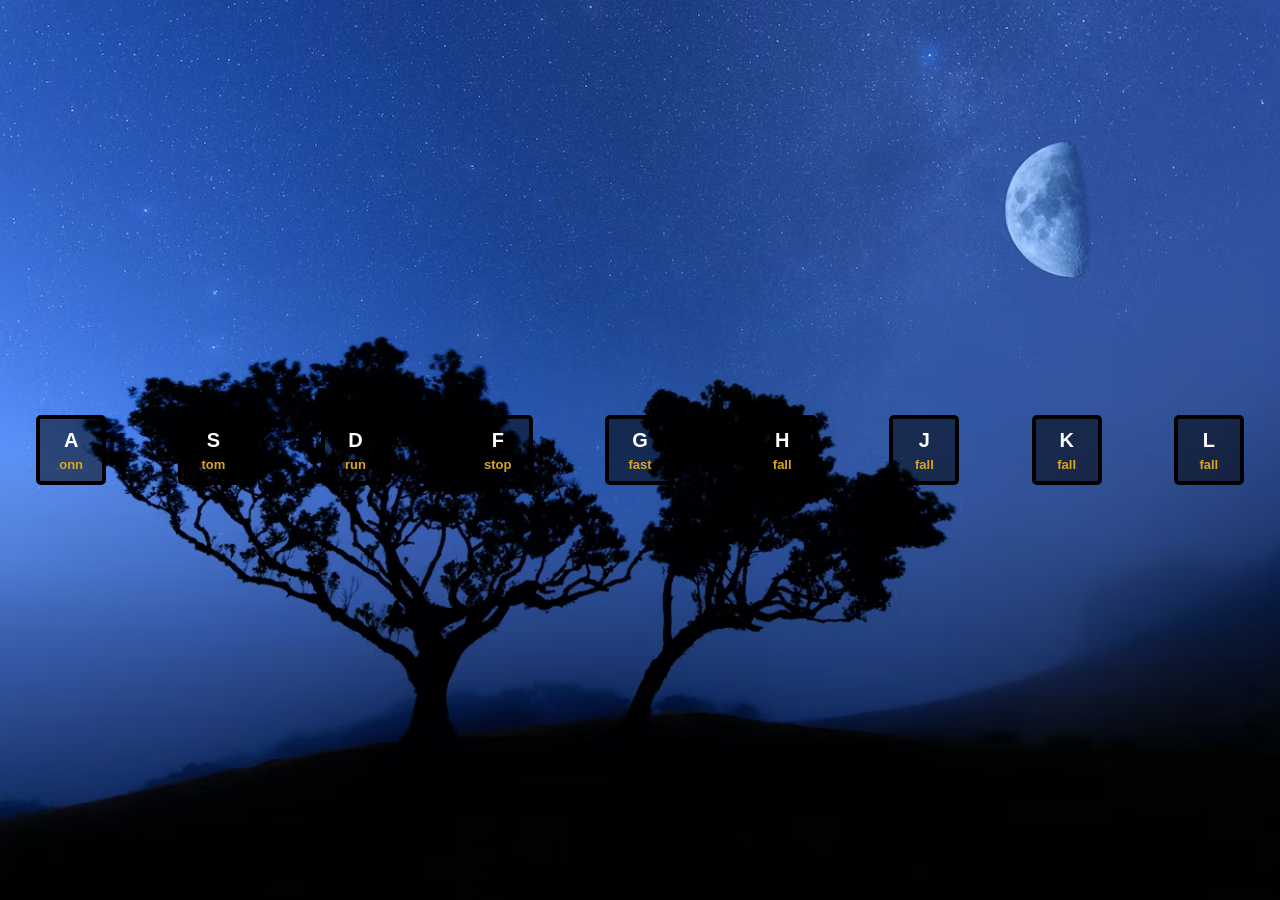
<file: index.html>
<html lang="en">
<head>
    <link rel="stylesheet" href="index.css">
    <meta charset="UTF-8">
    <meta http-equiv="X-UA-Compatible" content="IE=edge">
    <meta name="viewport" content="width=device-width, initial-scale=1.0">
    <title>Document</title>
</head>
<body>
      <div class="keys">
        <div data-key="65" class="key">
            <aph>A</aph>
            <span class="sound">onn</span>
        </div>

        <div data-key="83" class="key">
            <aph>S</aph>
            <span class="sound">tom</span>
        </div>

        <div data-key="68" class="key">
            <aph>D</aph>
            <span class="sound">run</span>
        </div>

        <div data-key="70" class="key">
            <aph>F</aph>
            <span class="sound">stop</span>
        </div>

        <div data-key="71" class="key">
            <aph>G</aph>
            <span class="sound">fast</span>
        </div>

        <div data-key="72" class="key">
            <aph>H</aph>
            <span class="sound">fall</span>
        </div>

        <div data-key="74" class="key">
            <aph>J</aph>
            <span class="sound">fall</span>
        </div>

        <div data-key="75" class="key">
            <aph>K </aph>
            <span class="sound">fall</span>
        </div>

        <div data-key="76" class="key">
            <aph>L</aph>
            <span class="sound">fall</span>
        </div>
    </div>

    <audio data-key="65" src="sounds/Nudge.ogg"></audio>
    <audio data-key="83" src="sounds/Piggyback.ogg"></audio>
    <audio data-key="68" src="sounds/Shrink Ray.ogg"></audio>
    <audio data-key="70" src="sounds/Slack - Boing.mp3"></audio>
    <audio data-key="71" src="sounds/Slack - Ding.mp3"></audio>
    <audio data-key="72" src="sounds/Slack - Drop.mp3"></audio>
    <audio data-key="74" src="sounds/Slack - Here you go.mp3"></audio>
    <audio data-key="75" src="sounds/Slack - Plink.mp3"></audio>
    <audio data-key="76" src="sounds/Slack - Wow.mp3"></audio>
    
</body>
<script src="index.js"></script>
</html>
</file>
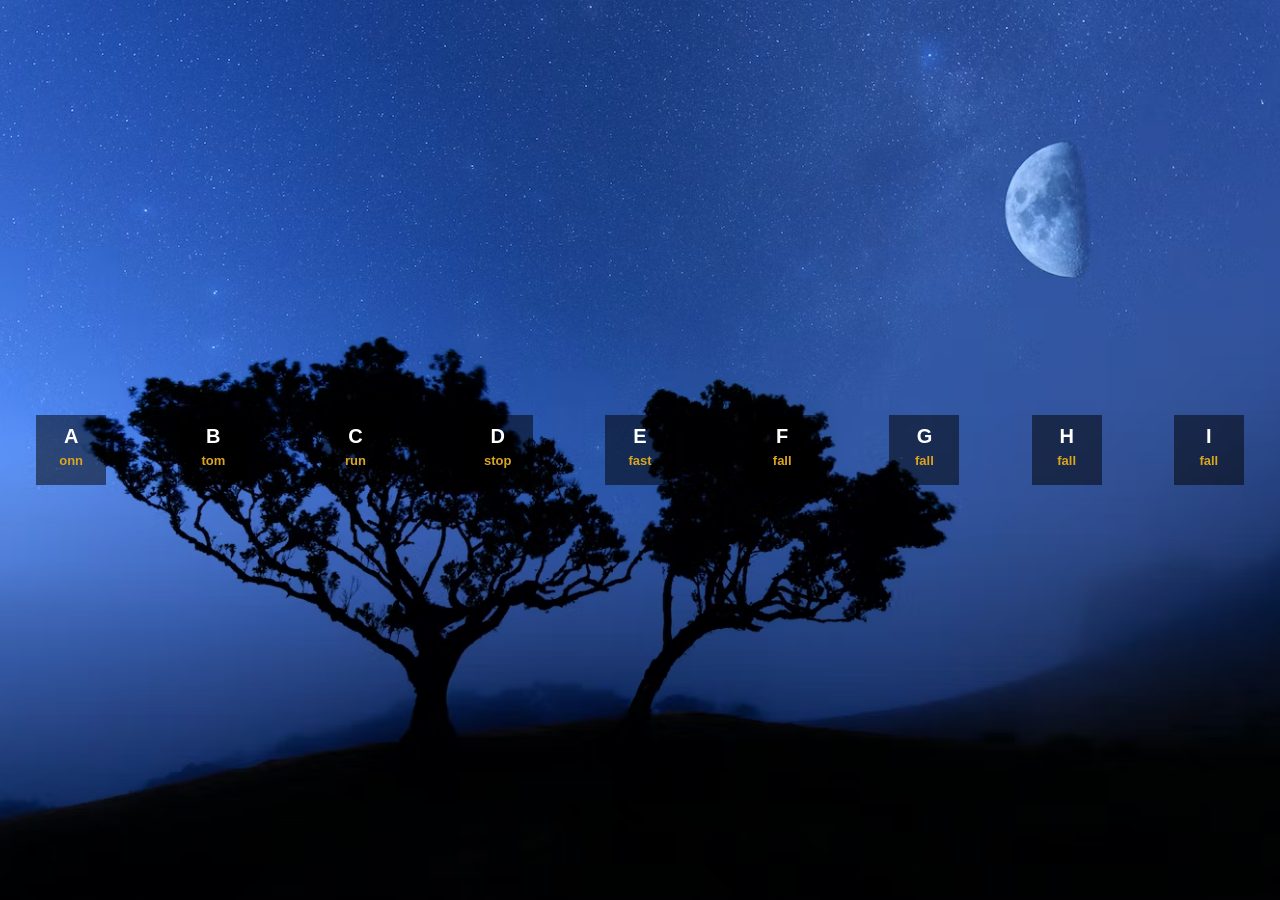
<file: project.html>
<html lang="en">
<head>
    <link rel="stylesheet" href="project.css">
    <meta charset="UTF-8">
    <meta http-equiv="X-UA-Compatible" content="IE=edge">
    <meta name="viewport" content="width=device-width, initial-scale=1.0">
    <title>Document</title>
</head>
<body>
      <div class="keys">
        <div data-key="65" class="key">
            <aph>A</aph>
            <span class="sound">onn</span>
        </div>

        <div data-key="83" class="key">
            <aph>B</aph>
            <span class="sound">tom</span>
        </div>

        <div data-key="72" class="key">
            <aph>C</aph>
            <span class="sound">run</span>
        </div>

        <div data-key="86" class="key">
            <aph>D</aph>
            <span class="sound">stop</span>
        </div>

        <div data-key="70" class="key">
            <aph>E</aph>
            <span class="sound">fast</span>
        </div>

        <div data-key="71" class="key">
            <aph>F</aph>
            <span class="sound">fall</span>
        </div>

        <div data-key="73" class="key">
            <aph>G</aph>
            <span class="sound">fall</span>
        </div>

        <div data-key="74" class="key">
            <aph>H</aph>
            <span class="sound">fall</span>
        </div>

        <div data-key="75" class="key">
            <aph>I</aph>
            <span class="sound">fall</span>
        </div>
    </div>

    <audio data-key="65" src="sounds/Nudge.ogg"></audio>
    <audio data-key="66" src="sounds/Piggyback.ogg"></audio>
    <audio data-key="67" src="sounds/Shrink Ray.ogg"></audio>
    <audio data-key="68" src="sounds/Slack - Boing.mp3"></audio>
    <audio data-key="69" src="sounds/Slack - Ding.mp3"></audio>
    <audio data-key="70" src="sounds/Slack - Drop.mp3"></audio>
    <audio data-key="71" src="sounds/Slack - Here you go.mp3"></audio>
    <audio data-key="72" src="sounds/Slack - Plink.mp3"></audio>
    <audio data-key="73" src="sounds/Slack - Wow.mp3"></audio>
    
</body>
<script src="project.js"></script>
</html>
</file>
<file: index.css>
*{
    margin: 0;
    padding: 0;
    box-sizing: border-box;
    font-family: Arial, Helvetica, sans-serif;
}

.keys{
    display: flex;
    justify-content: space-around;
    align-items: center;
    height: 100%;
    background:url(images/img.avif) center no-repeat;
    background-size: cover;
}
.key{
    width: 70px;
    height: 70px;
    padding: 10px 0 0 ;
    display: flex;
    flex-direction: column;
    align-items: center;
    gap: 5px;
  
    color: white;
    font-size: 20px;
    font-weight: bold;
    background-color: rgba(0, 0, 0, 0.507);
    text-align: center;
    border-radius: 5px;
    border: solid black 4px;
    transition: all 0.07s;
}
.sound{
    font-size: 13px;
    color: goldenrod;
}
.playing{
    transform: scale(1.1);
    border-color: #ffc600;
    box-shadow: 0 0 10px #ffc600;
}
</file>
<file: project.css>
*{
    margin: 0;
    padding: 0;
    box-sizing: border-box;
    font-family: Arial, Helvetica, sans-serif;
}

.keys{
    display: flex;
    justify-content: space-around;
    align-items: center;
    height: 100%;
    background:url(images/img.avif) center no-repeat;
    background-size: cover;
}
.key{
    width: 70px;
    height: 70px;
    padding: 10px 0 0 ;
    display: flex;
    flex-direction: column;
    align-items: center;
    gap: 5px;
  
    color: white;
    font-size: 20px;
    font-weight: bold;
    background-color: rgba(0, 0, 0, 0.507);
    text-align: center;
}
.sound{
    font-size: 13px;
    color: goldenrod;
}
</file>
